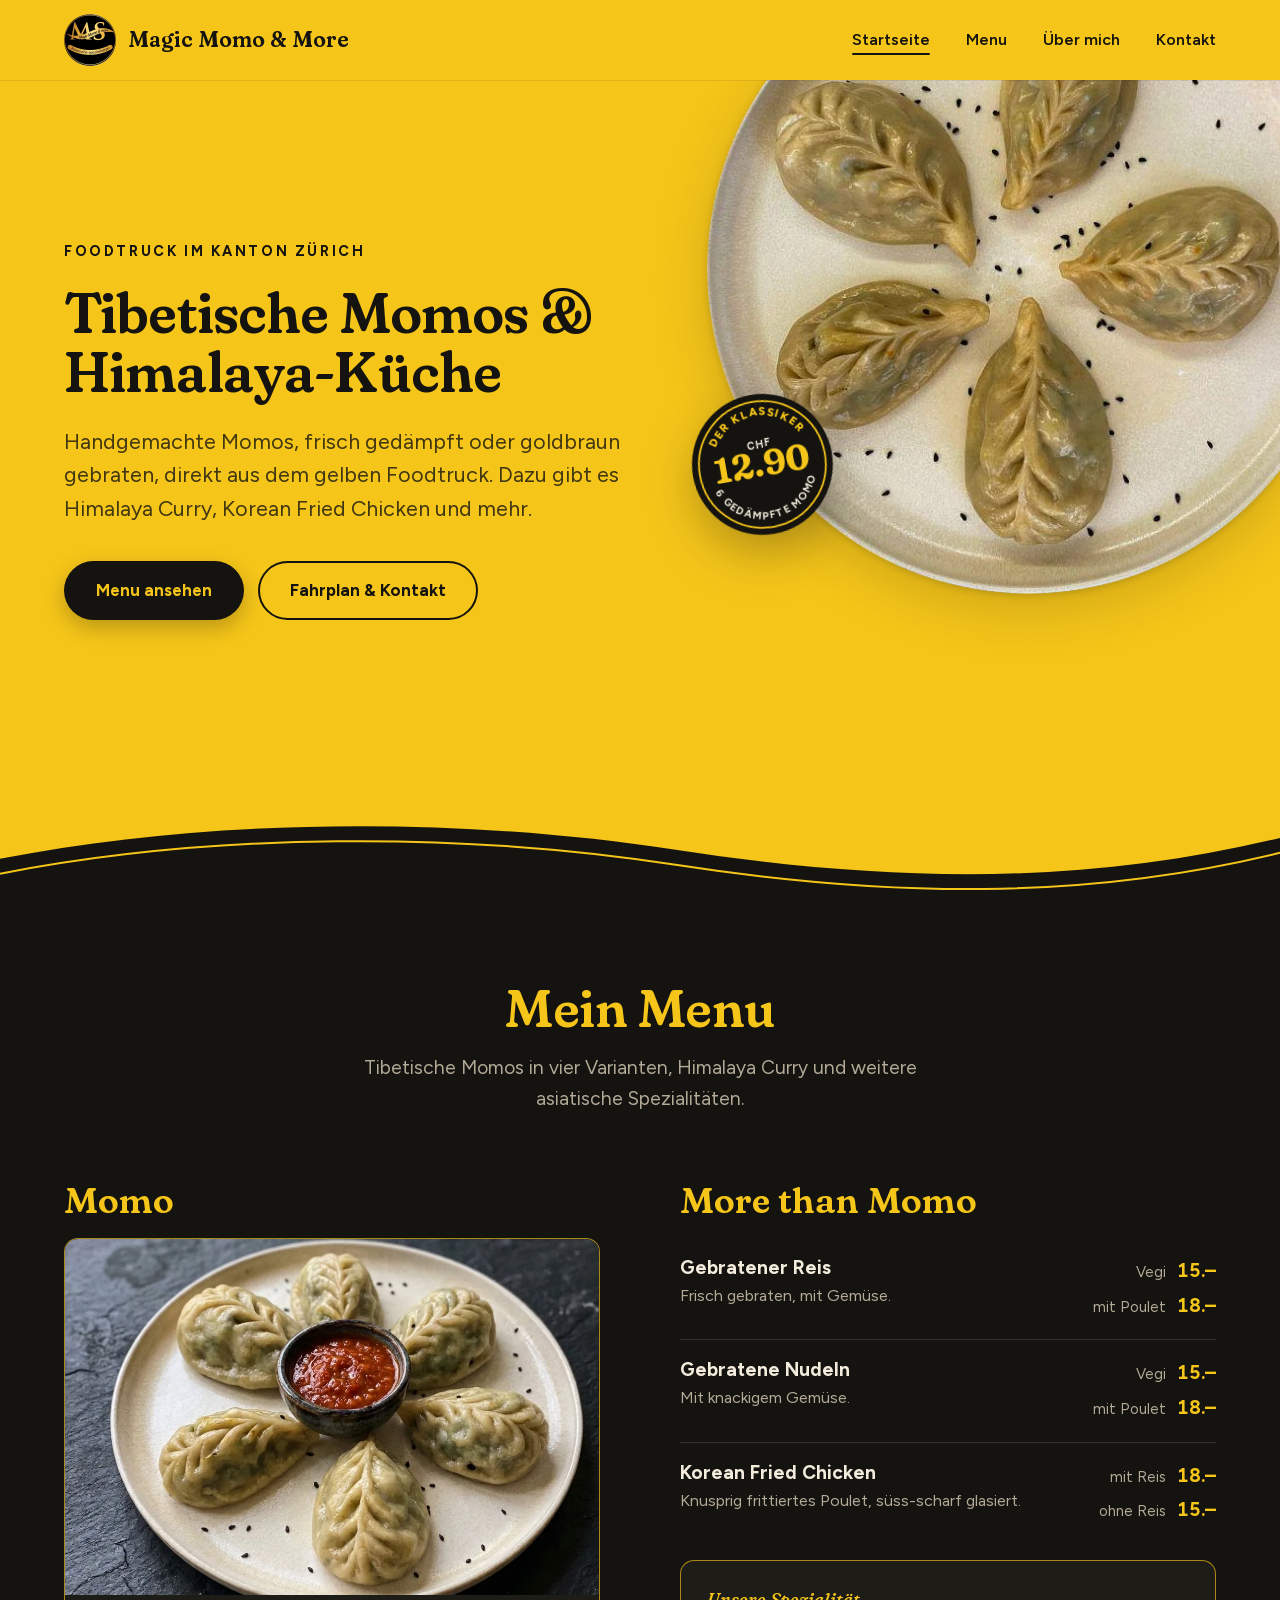
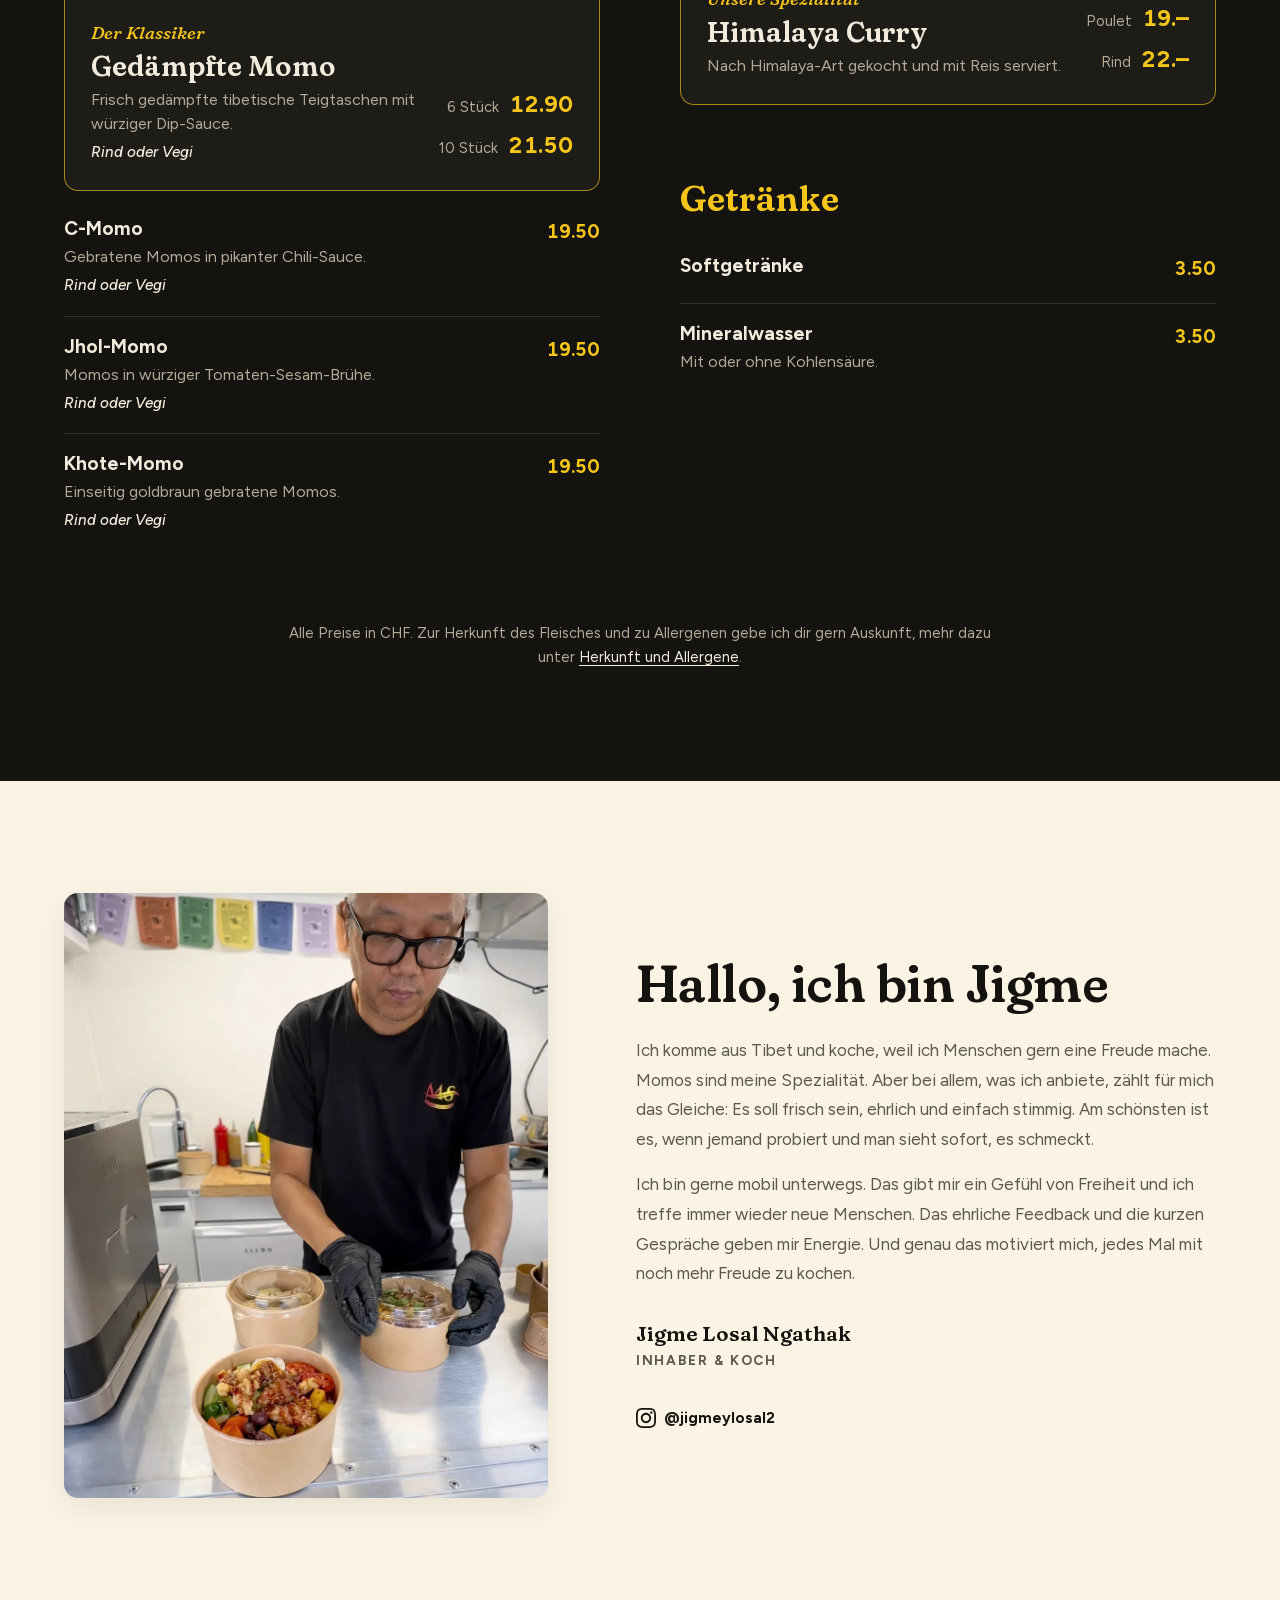
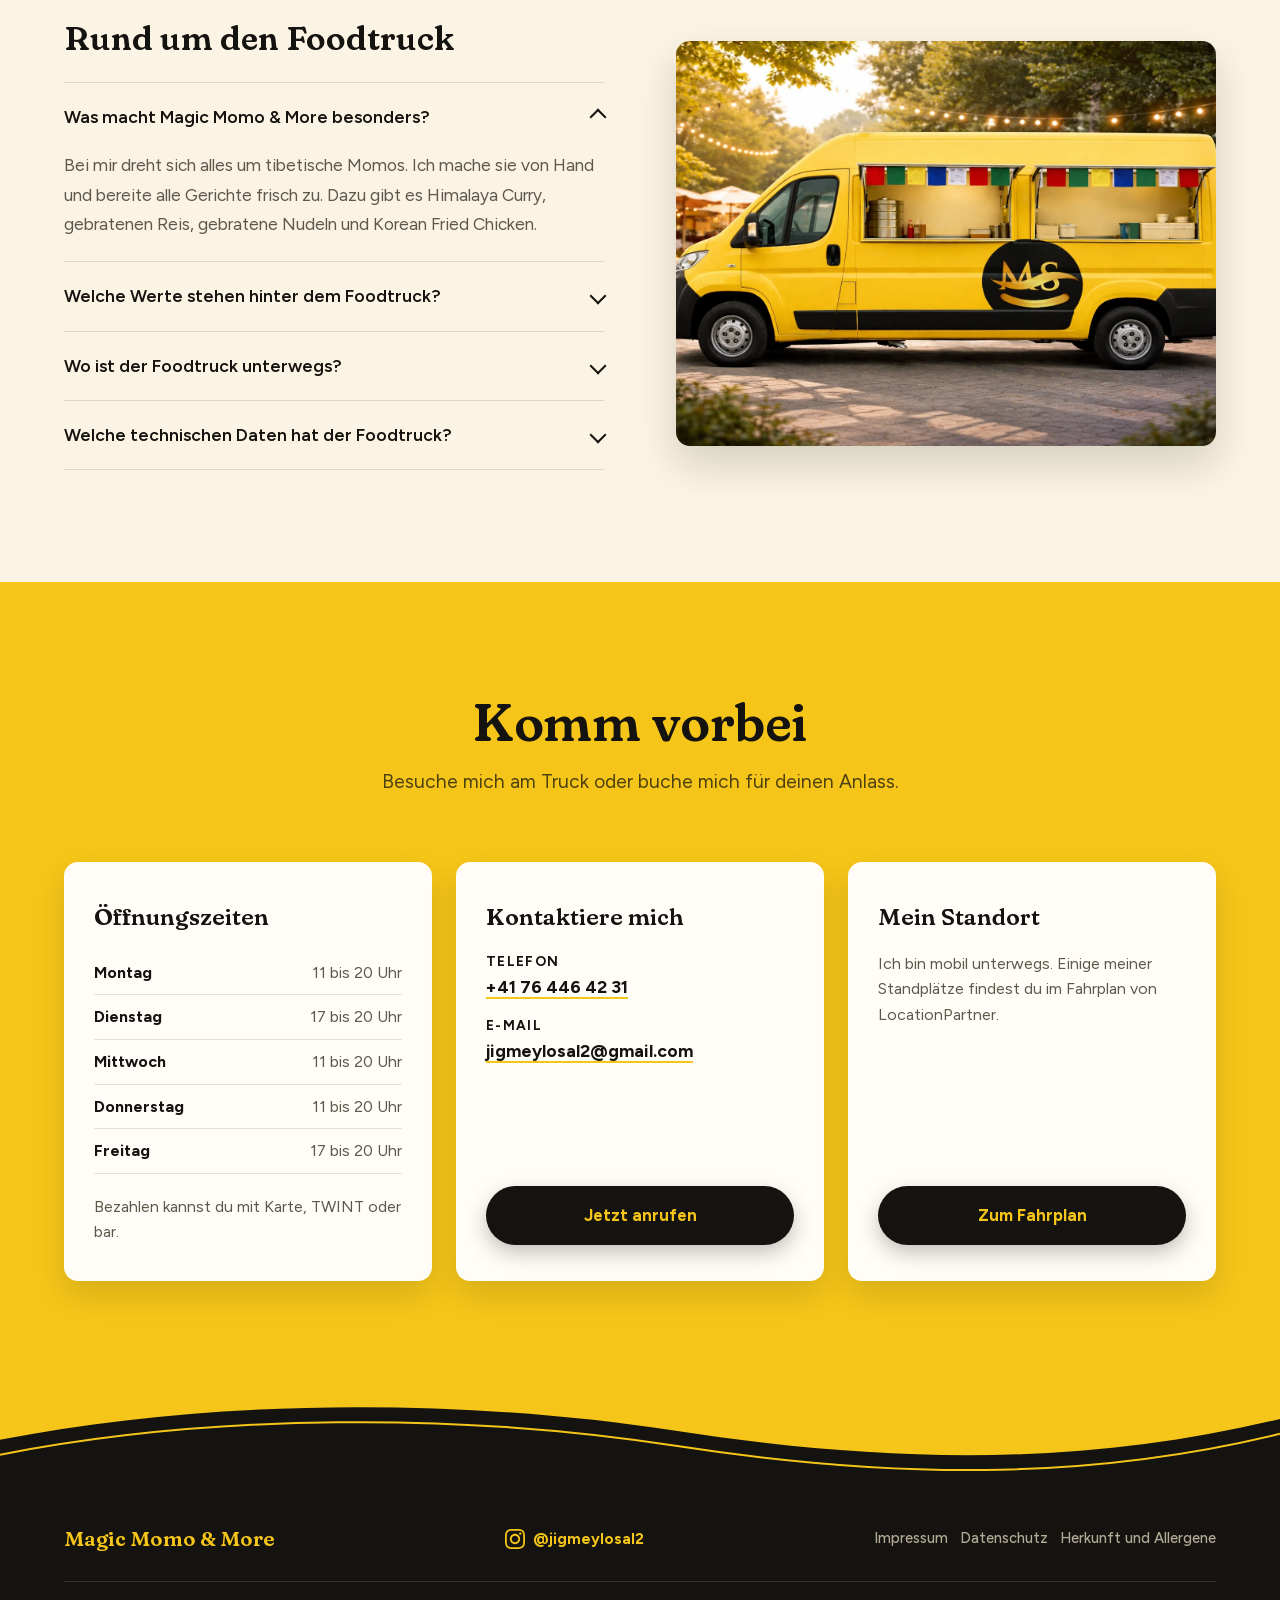
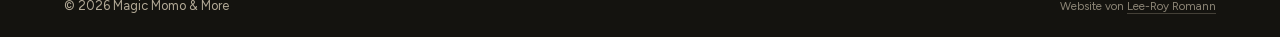
<file: index.html>
<!DOCTYPE html>
<html lang="de-CH">
<head>
    <meta charset="UTF-8">
    <meta name="viewport" content="width=device-width, initial-scale=1.0">
    <meta name="google-site-verification" content="oT_uVYjGMXm177liJja5Sghtc6zIR0VwCYnBBVRoEP0">

    <meta name="theme-color" content="#F5C519">
    <meta name="color-scheme" content="only light">

    <title>Magic Momo &amp; More | Tibetische Momos im Kanton Zürich</title>
    <meta name="description" content="Handgemachte tibetische Momos, gedämpft, gebraten oder in Brühe, dazu Himalaya Curry und Korean Fried Chicken. Der gelbe Foodtruck im Kanton Zürich.">
    <meta name="author" content="Magic Momo &amp; More">
    <meta name="robots" content="index, follow">
    <meta name="geo.region" content="CH-ZH">
    <meta name="geo.placename" content="Winterthur">
    <link rel="canonical" href="https://magic-momo.ch/">

    <!-- Favicon -->
    <link rel="icon" type="image/png" sizes="32x32" href="assets/favicon/favicon-32.png">
    <link rel="apple-touch-icon" href="assets/favicon/apple-touch-icon.png">

    <!-- Open Graph -->
    <meta property="og:type" content="website">
    <meta property="og:url" content="https://magic-momo.ch/">
    <meta property="og:title" content="Magic Momo &amp; More | Tibetische Momos im Kanton Zürich">
    <meta property="og:description" content="Tibetische Momos, Himalaya Curry und Korean Fried Chicken aus dem gelben Foodtruck im Kanton Zürich.">
    <meta property="og:image" content="https://magic-momo.ch/assets/img/og-magic-momo.jpg">
    <meta property="og:image:width" content="1200">
    <meta property="og:image:height" content="630">
    <meta property="og:image:alt" content="Gedämpfte Momos auf einem Teller, daneben der Schriftzug Magic Momo &amp; More">
    <meta property="og:locale" content="de_CH">
    <meta property="og:site_name" content="Magic Momo &amp; More">

    <!-- Twitter -->
    <meta name="twitter:card" content="summary_large_image">
    <meta name="twitter:title" content="Magic Momo &amp; More | Tibetische Momos im Kanton Zürich">
    <meta name="twitter:description" content="Tibetische Momos, Himalaya Curry und Korean Fried Chicken aus dem gelben Foodtruck im Kanton Zürich.">
    <meta name="twitter:image" content="https://magic-momo.ch/assets/img/og-magic-momo.jpg">
    <meta name="twitter:image:alt" content="Gedämpfte Momos auf einem Teller, daneben der Schriftzug Magic Momo &amp; More">

    <link rel="preload" href="assets/fonts/fraunces-latin.woff2" as="font" type="font/woff2" crossorigin>
    <link rel="preload" href="assets/fonts/figtree-latin.woff2" as="font" type="font/woff2" crossorigin>
    <link rel="stylesheet" href="styles.css?v=20261118">

    <!-- Structured Data (JSON-LD) for SEO -->
    <script type="application/ld+json">
    {
      "@context": "https://schema.org",
      "@type": "FoodEstablishment",
      "@id": "https://magic-momo.ch/#business",
      "name": "Magic Momo & More",
      "url": "https://magic-momo.ch/",
      "image": "https://magic-momo.ch/assets/img/og-magic-momo.jpg",
      "logo": "https://magic-momo.ch/assets/logo/logo_rund.webp",
      "telephone": "+41764464231",
      "email": "jigmeylosal2@gmail.com",
      "priceRange": "CHF 3.50-22",
      "address": {
        "@type": "PostalAddress",
        "addressLocality": "Winterthur",
        "addressRegion": "ZH",
        "addressCountry": "CH"
      },
      "areaServed": {
        "@type": "AdministrativeArea",
        "name": "Kanton Zürich"
      },
      "openingHoursSpecification": [
        {
          "@type": "OpeningHoursSpecification",
          "dayOfWeek": "Monday",
          "opens": "11:00",
          "closes": "20:00"
        },
        {
          "@type": "OpeningHoursSpecification",
          "dayOfWeek": "Tuesday",
          "opens": "17:00",
          "closes": "20:00"
        },
        {
          "@type": "OpeningHoursSpecification",
          "dayOfWeek": "Wednesday",
          "opens": "11:00",
          "closes": "20:00"
        },
        {
          "@type": "OpeningHoursSpecification",
          "dayOfWeek": "Thursday",
          "opens": "11:00",
          "closes": "20:00"
        },
        {
          "@type": "OpeningHoursSpecification",
          "dayOfWeek": "Friday",
          "opens": "17:00",
          "closes": "20:00"
        }
      ],
      "servesCuisine": [
        "Tibetische Küche",
        "Asiatische Küche"
      ],
      "acceptsReservations": false,
      "paymentAccepted": "Karte, TWINT, Bargeld",
      "currenciesAccepted": "CHF",
      "hasMenu": {
        "@type": "Menu",
        "url": "https://magic-momo.ch/#menu",
        "hasMenuSection": [
          {
            "@type": "MenuSection",
            "name": "Momo",
            "hasMenuItem": [
              {
                "@type": "MenuItem",
                "name": "Gedämpfte Momo 6 Stück",
                "description": "Frisch gedämpfte tibetische Teigtaschen mit würziger Dip-Sauce. Rind oder Vegi.",
                "offers": {
                  "@type": "Offer",
                  "price": "12.90",
                  "priceCurrency": "CHF"
                }
              },
              {
                "@type": "MenuItem",
                "name": "Gedämpfte Momo 10 Stück",
                "description": "Frisch gedämpfte tibetische Teigtaschen mit würziger Dip-Sauce. Rind oder Vegi.",
                "offers": {
                  "@type": "Offer",
                  "price": "21.50",
                  "priceCurrency": "CHF"
                }
              },
              {
                "@type": "MenuItem",
                "name": "C-Momo",
                "description": "Gebratene Momos in pikanter Chili-Sauce. Rind oder Vegi.",
                "offers": {
                  "@type": "Offer",
                  "price": "19.50",
                  "priceCurrency": "CHF"
                }
              },
              {
                "@type": "MenuItem",
                "name": "Jhol-Momo",
                "description": "Momos in würziger Tomaten-Sesam-Brühe. Rind oder Vegi.",
                "offers": {
                  "@type": "Offer",
                  "price": "19.50",
                  "priceCurrency": "CHF"
                }
              },
              {
                "@type": "MenuItem",
                "name": "Khote-Momo",
                "description": "Einseitig goldbraun gebratene Momos. Rind oder Vegi.",
                "offers": {
                  "@type": "Offer",
                  "price": "19.50",
                  "priceCurrency": "CHF"
                }
              }
            ]
          },
          {
            "@type": "MenuSection",
            "name": "More than Momo",
            "hasMenuItem": [
              {
                "@type": "MenuItem",
                "name": "Gebratener Reis Vegi",
                "description": "Frisch gebraten, mit Gemüse.",
                "offers": {
                  "@type": "Offer",
                  "price": "15.00",
                  "priceCurrency": "CHF"
                }
              },
              {
                "@type": "MenuItem",
                "name": "Gebratener Reis mit Poulet",
                "description": "Frisch gebraten, mit Gemüse.",
                "offers": {
                  "@type": "Offer",
                  "price": "18.00",
                  "priceCurrency": "CHF"
                }
              },
              {
                "@type": "MenuItem",
                "name": "Gebratene Nudeln Vegi",
                "description": "Mit knackigem Gemüse.",
                "offers": {
                  "@type": "Offer",
                  "price": "15.00",
                  "priceCurrency": "CHF"
                }
              },
              {
                "@type": "MenuItem",
                "name": "Gebratene Nudeln mit Poulet",
                "description": "Mit knackigem Gemüse.",
                "offers": {
                  "@type": "Offer",
                  "price": "18.00",
                  "priceCurrency": "CHF"
                }
              },
              {
                "@type": "MenuItem",
                "name": "Korean Fried Chicken mit Reis",
                "description": "Knusprig frittiertes Poulet, süss-scharf glasiert.",
                "offers": {
                  "@type": "Offer",
                  "price": "18.00",
                  "priceCurrency": "CHF"
                }
              },
              {
                "@type": "MenuItem",
                "name": "Korean Fried Chicken ohne Reis",
                "description": "Knusprig frittiertes Poulet, süss-scharf glasiert.",
                "offers": {
                  "@type": "Offer",
                  "price": "15.00",
                  "priceCurrency": "CHF"
                }
              },
              {
                "@type": "MenuItem",
                "name": "Himalaya Curry mit Poulet",
                "description": "Nach Himalaya-Art gekocht und mit Reis serviert.",
                "offers": {
                  "@type": "Offer",
                  "price": "19.00",
                  "priceCurrency": "CHF"
                }
              },
              {
                "@type": "MenuItem",
                "name": "Himalaya Curry mit Rind",
                "description": "Nach Himalaya-Art gekocht und mit Reis serviert.",
                "offers": {
                  "@type": "Offer",
                  "price": "22.00",
                  "priceCurrency": "CHF"
                }
              }
            ]
          },
          {
            "@type": "MenuSection",
            "name": "Getränke",
            "hasMenuItem": [
              {
                "@type": "MenuItem",
                "name": "Softgetränke",
                "offers": {
                  "@type": "Offer",
                  "price": "3.50",
                  "priceCurrency": "CHF"
                }
              },
              {
                "@type": "MenuItem",
                "name": "Mineralwasser",
                "description": "Mit oder ohne Kohlensäure.",
                "offers": {
                  "@type": "Offer",
                  "price": "3.50",
                  "priceCurrency": "CHF"
                }
              }
            ]
          }
        ]
      },
      "sameAs": [
        "https://www.instagram.com/jigmeylosal2/"
      ]
    }
    </script>
</head>
<body>
    <a href="#main" class="skip-link">Zum Inhalt springen</a>

    <!-- Header / Navigation -->
    <header class="header">
        <div class="container">
            <nav class="nav" aria-label="Hauptnavigation">
                <div class="logo">
                    <img src="assets/logo/logo_rund.webp" alt="" class="logo-icon">
                    <span class="logo-text">Magic Momo & More</span>
                </div>
                <button class="mobile-menu-toggle" type="button" aria-label="Menu öffnen" aria-controls="primary-navigation" aria-expanded="false">
                    <span></span>
                    <span></span>
                    <span></span>
                </button>
                <ul id="primary-navigation" class="nav-menu">
                    <li><a href="#home" class="nav-link active" aria-current="true">Startseite</a></li>
                    <li><a href="#menu" class="nav-link">Menu</a></li>
                    <li><a href="#about" class="nav-link">Über mich</a></li>
                    <li><a href="#contact" class="nav-link">Kontakt</a></li>
                </ul>
            </nav>
        </div>
    </header>

    <main id="main">
    <!-- Hero Section -->
    <section id="home" class="hero">
        <div class="container hero-inner">
            <div class="hero-content">
                <p class="hero-eyebrow">Foodtruck im Kanton Zürich</p>
                <h1 class="hero-title"><span>Tibetische Momos&nbsp;&amp;</span> <span>Himalaya-Küche</span></h1>
                <p class="hero-subtitle">Handgemachte Momos, frisch gedämpft oder goldbraun gebraten, direkt aus dem gelben Foodtruck. Dazu gibt es Himalaya Curry, Korean Fried Chicken und mehr.</p>
                <div class="hero-actions">
                    <a href="#menu" class="btn btn-dark">Menu ansehen</a>
                    <a href="#standort" class="btn btn-outline"><span class="btn-text-full">Fahrplan &amp; Kontakt</span><span class="btn-text-short">Fahrplan</span></a>
                </div>
            </div>
        </div>
        <div class="hero-visual">
            <img src="assets/img/momo_teller.webp" alt="Fünf gedämpfte Momos mit schwarzem Sesam auf einem hellen Teller" class="hero-plate" width="584" height="603" fetchpriority="high">
            <svg class="hero-badge" viewBox="0 0 200 200" role="img" aria-label="Der Klassiker: 6 gedämpfte Momo für CHF 12.90">
                <defs>
                    <path id="hero-badge-arc-top" d="M30,100 A70,70 0 0,1 170,100"/>
                    <path id="hero-badge-arc-bottom" d="M22,100 A78,78 0 0,0 178,100"/>
                </defs>
                <circle class="hero-badge-disc" cx="100" cy="100" r="100"/>
                <circle class="hero-badge-ring" cx="100" cy="100" r="90"/>
                <text class="hero-badge-label" text-anchor="middle"><textPath href="#hero-badge-arc-top" startOffset="50%">DER KLASSIKER</textPath></text>
                <text class="hero-badge-currency" x="100" y="76" text-anchor="middle">CHF</text>
                <text class="hero-badge-price" x="100" y="117" text-anchor="middle">12.90</text>
                <text class="hero-badge-note" text-anchor="middle"><textPath href="#hero-badge-arc-bottom" startOffset="50%">6 GEDÄMPFTE MOMO</textPath></text>
            </svg>
        </div>
        <div class="wave" aria-hidden="true">
            <svg viewBox="0 0 1440 120" preserveAspectRatio="none">
                <path class="wave-fill" d="M0,64 C240,8 520,8 760,52 C1000,96 1220,100 1440,36 L1440,120 L0,120 Z"/>
                <path class="wave-line" d="M0,84 C240,28 520,28 760,72 C1000,116 1220,120 1440,56" vector-effect="non-scaling-stroke"/>
            </svg>
        </div>
    </section>

    <!-- Menu / Speisen Section -->
    <section id="menu" class="menu-section">
        <div class="container">
            <div class="section-header">
                <h2 class="section-title">Mein Menu</h2>
                <p class="section-subtitle">Tibetische Momos in vier Varianten, Himalaya Curry und weitere asiatische Spezialitäten.</p>
            </div>

            <div class="menu-layout">
                <!-- Kategorie: Momo -->
                <div class="menu-category menu-category-momo" id="menu-momo">
                    <h3 class="menu-category-title">Momo</h3>
                    <article class="menu-feature">
                        <div class="menu-feature-image">
                            <img src="assets/img/momo_teller_3.webp" alt="Sechs gedämpfte Momos mit Dip-Sauce auf einem hellen Teller" width="1024" height="1050" loading="lazy">
                        </div>
                        <div class="menu-feature-body">
                            <div>
                                <p class="menu-label">Der Klassiker</p>
                                <h4 class="menu-item-name">Gedämpfte Momo</h4>
                                <p class="menu-item-description">Frisch gedämpfte tibetische Teigtaschen mit würziger Dip-Sauce.</p>
                                <p class="menu-item-choice">Rind oder Vegi</p>
                            </div>
                            <div class="menu-prices">
                                <span class="menu-price"><span>6 Stück</span> <strong>12.90</strong></span>
                                <span class="menu-price"><span>10 Stück</span> <strong>21.50</strong></span>
                            </div>
                        </div>
                    </article>
                    <ul class="menu-list">
                        <li class="menu-item">
                            <div>
                                <h4 class="menu-item-name">C-Momo</h4>
                                <p class="menu-item-description">Gebratene Momos in pikanter Chili-Sauce.</p>
                                <p class="menu-item-choice">Rind oder Vegi</p>
                            </div>
                            <div class="menu-prices">
                                <span class="menu-price"><strong>19.50</strong></span>
                            </div>
                        </li>
                        <li class="menu-item">
                            <div>
                                <h4 class="menu-item-name">Jhol-Momo</h4>
                                <p class="menu-item-description">Momos in würziger Tomaten-Sesam-Brühe.</p>
                                <p class="menu-item-choice">Rind oder Vegi</p>
                            </div>
                            <div class="menu-prices">
                                <span class="menu-price"><strong>19.50</strong></span>
                            </div>
                        </li>
                        <li class="menu-item">
                            <div>
                                <h4 class="menu-item-name">Khote-Momo</h4>
                                <p class="menu-item-description">Einseitig goldbraun gebratene Momos.</p>
                                <p class="menu-item-choice">Rind oder Vegi</p>
                            </div>
                            <div class="menu-prices">
                                <span class="menu-price"><strong>19.50</strong></span>
                            </div>
                        </li>
                    </ul>
                </div>

                <!-- Kategorie: More than Momo -->
                <div class="menu-category menu-category-more" id="menu-more">
                    <h3 class="menu-category-title">More than Momo</h3>
                    <ul class="menu-list">
                        <li class="menu-item">
                            <div>
                                <h4 class="menu-item-name">Gebratener Reis</h4>
                                <p class="menu-item-description">Frisch gebraten, mit Gemüse.</p>
                            </div>
                            <div class="menu-prices">
                                <span class="menu-price"><span>Vegi</span> <strong>15.–</strong></span>
                                <span class="menu-price"><span>mit Poulet</span> <strong>18.–</strong></span>
                            </div>
                        </li>
                        <li class="menu-item">
                            <div>
                                <h4 class="menu-item-name">Gebratene Nudeln</h4>
                                <p class="menu-item-description">Mit knackigem Gemüse.</p>
                            </div>
                            <div class="menu-prices">
                                <span class="menu-price"><span>Vegi</span> <strong>15.–</strong></span>
                                <span class="menu-price"><span>mit Poulet</span> <strong>18.–</strong></span>
                            </div>
                        </li>
                        <li class="menu-item">
                            <div>
                                <h4 class="menu-item-name">Korean Fried Chicken</h4>
                                <p class="menu-item-description">Knusprig frittiertes Poulet, süss-scharf glasiert.</p>
                            </div>
                            <div class="menu-prices">
                                <span class="menu-price"><span>mit Reis</span> <strong>18.–</strong></span>
                                <span class="menu-price"><span>ohne Reis</span> <strong>15.–</strong></span>
                            </div>
                        </li>
                    </ul>
                    <article class="menu-feature">
                        <div class="menu-feature-body">
                            <div>
                                <p class="menu-label">Unsere Spezialität</p>
                                <h4 class="menu-item-name">Himalaya Curry</h4>
                                <p class="menu-item-description">Nach Himalaya-Art gekocht und mit Reis serviert.</p>
                            </div>
                            <div class="menu-prices">
                                <span class="menu-price"><span>Poulet</span> <strong>19.–</strong></span>
                                <span class="menu-price"><span>Rind</span> <strong>22.–</strong></span>
                            </div>
                        </div>
                    </article>
                </div>

                <!-- Kategorie: Getränke -->
                <div class="menu-category menu-category-drinks" id="menu-getraenke">
                    <h3 class="menu-category-title">Getränke</h3>
                    <ul class="menu-list">
                        <li class="menu-item">
                            <div>
                                <h4 class="menu-item-name">Softgetränke</h4>
                            </div>
                            <div class="menu-prices">
                                <span class="menu-price"><strong>3.50</strong></span>
                            </div>
                        </li>
                        <li class="menu-item">
                            <div>
                                <h4 class="menu-item-name">Mineralwasser</h4>
                                <p class="menu-item-description">Mit oder ohne Kohlensäure.</p>
                            </div>
                            <div class="menu-prices">
                                <span class="menu-price"><strong>3.50</strong></span>
                            </div>
                        </li>
                    </ul>
                </div>
            </div>

            <p class="menu-footnote">Alle Preise in CHF. Zur Herkunft des Fleisches und zu Allergenen gebe ich dir gern Auskunft, mehr dazu unter <a href="views/herkunft.html">Herkunft und Allergene</a>.</p>
        </div>
    </section>

    <!-- Über uns Section -->
    <section id="about" class="about-section">
        <div class="container">
            <div class="about-intro">
                <div class="about-portrait">
                    <img src="assets/img/jigme.webp" alt="Jigme Losal Ngathak bereitet im Foodtruck Bowls zu" loading="lazy">
                </div>
                <div class="about-text">
                    <h2 class="section-title">Hallo, ich bin Jigme</h2>
                    <p class="about-paragraph">Ich komme aus Tibet und koche, weil ich Menschen gern eine Freude mache. Momos sind meine Spezialität. Aber bei allem, was ich anbiete, zählt für mich das Gleiche: Es soll frisch sein, ehrlich und einfach stimmig. Am schönsten ist es, wenn jemand probiert und man sieht sofort, es schmeckt.</p>
                    <p class="about-paragraph">Ich bin gerne mobil unterwegs. Das gibt mir ein Gefühl von Freiheit und ich treffe immer wieder neue Menschen. Das ehrliche Feedback und die kurzen Gespräche geben mir Energie. Und genau das motiviert mich, jedes Mal mit noch mehr Freude zu kochen.</p>
                    <p class="about-signature"><strong>Jigme Losal Ngathak</strong> <span>Inhaber &amp; Koch</span></p>
                    <div class="about-social">
                        <a href="https://instagram.com/jigmeylosal2" target="_blank" rel="noopener noreferrer" class="footer-instagram">
                            <svg width="20" height="20" viewBox="0 0 24 24" fill="currentColor" aria-hidden="true" focusable="false">
                                <path d="M12 2.163c3.204 0 3.584.012 4.85.07 3.252.148 4.771 1.691 4.919 4.919.058 1.265.069 1.645.069 4.849 0 3.205-.012 3.584-.069 4.849-.149 3.225-1.664 4.771-4.919 4.919-1.266.058-1.644.07-4.85.07-3.204 0-3.584-.012-4.849-.07-3.26-.149-4.771-1.699-4.919-4.92-.058-1.265-.07-1.644-.07-4.849 0-3.204.013-3.583.07-4.849.149-3.227 1.664-4.771 4.919-4.919 1.266-.057 1.645-.069 4.849-.069zm0-2.163c-3.259 0-3.667.014-4.947.072-4.358.2-6.78 2.618-6.98 6.98-.059 1.281-.073 1.689-.073 4.948 0 3.259.014 3.668.072 4.948.2 4.358 2.618 6.78 6.98 6.98 1.281.058 1.689.072 4.948.072 3.259 0 3.668-.014 4.948-.072 4.354-.2 6.782-2.618 6.979-6.98.059-1.28.073-1.689.073-4.948 0-3.259-.014-3.667-.072-4.947-.196-4.354-2.617-6.78-6.979-6.98-1.281-.059-1.69-.073-4.949-.073zm0 5.838c-3.403 0-6.162 2.759-6.162 6.162s2.759 6.163 6.162 6.163 6.162-2.759 6.162-6.163c0-3.403-2.759-6.162-6.162-6.162zm0 10.162c-2.209 0-4-1.79-4-4 0-2.209 1.791-4 4-4s4 1.791 4 4c0 2.21-1.791 4-4 4zm6.406-11.845c-.796 0-1.441.645-1.441 1.44s.645 1.44 1.441 1.44c.795 0 1.439-.645 1.439-1.44s-.644-1.44-1.439-1.44z"/>
                            </svg>
                            @jigmeylosal2
                        </a>
                    </div>
                </div>
            </div>

            <div class="about-truck">
                <div class="about-truck-text">
                    <h3 class="about-heading">Rund um den Foodtruck</h3>
                    <div class="accordion">
                        <details class="accordion-item" open>
                            <summary class="accordion-header">Was macht Magic Momo &amp; More besonders?</summary>
                            <div class="accordion-content">
                                <p>Bei mir dreht sich alles um tibetische Momos. Ich mache sie von Hand und bereite alle Gerichte frisch zu. Dazu gibt es Himalaya Curry, gebratenen Reis, gebratene Nudeln und Korean Fried Chicken.</p>
                            </div>
                        </details>

                        <details class="accordion-item">
                            <summary class="accordion-header">Welche Werte stehen hinter dem Foodtruck?</summary>
                            <div class="accordion-content">
                                <p>Im Mittelpunkt steht die Freude am Kochen und am Teilen von gutem Essen. Meine Küche ist offen und verbindend, am Truck ist jede und jeder herzlich willkommen. Entscheidend sind für mich Qualität, Frische und Respekt vor dem Handwerk.</p>
                            </div>
                        </details>

                        <details class="accordion-item">
                            <summary class="accordion-header">Wo ist der Foodtruck unterwegs?</summary>
                            <div class="accordion-content">
                                <p>Meistens im Kanton Zürich. Du kannst mich auch für Events, Firmenanlässe und private Feiern buchen, je nach Anlass auch ausserhalb des Kantons. Ruf mich an oder schreib mir.</p>
                            </div>
                        </details>

                        <details class="accordion-item">
                            <summary class="accordion-header">Welche technischen Daten hat der Foodtruck?</summary>
                            <div class="accordion-content">
                                <ul class="specs-list">
                                    <li><strong>Länge:</strong> 5.4 m</li>
                                    <li><strong>Breite:</strong> 2.05 m</li>
                                    <li><strong>Höhe:</strong> 2.5 m</li>
                                    <li><strong>Steckdosentyp:</strong> CEE32 (Drehstrom)</li>
                                    <li><strong>Stromstärke:</strong> 32 A</li>
                                </ul>
                            </div>
                        </details>
                    </div>
                </div>
                <div class="about-image">
                    <img src="assets/img/foodtruck_1.webp" alt="Der gelbe Magic Momo & More Foodtruck" loading="lazy">
                </div>
            </div>
        </div>
    </section>

    <!-- Kontakt / Standort Section -->
    <section id="contact" class="contact-section">
        <div class="container">
            <div class="section-header">
                <h2 class="section-title">Komm vorbei</h2>
                <p class="section-subtitle">Besuche mich am Truck oder buche mich für deinen Anlass.</p>
            </div>

            <div class="contact-grid">
                <!-- Öffnungszeiten -->
                <div class="contact-card">
                    <h3>Öffnungszeiten</h3>
                    <ul class="contact-list opening-hours">
                        <li><span>Montag</span><span>11 bis 20 Uhr</span></li>
                        <li><span>Dienstag</span><span>17 bis 20 Uhr</span></li>
                        <li><span>Mittwoch</span><span>11 bis 20 Uhr</span></li>
                        <li><span>Donnerstag</span><span>11 bis 20 Uhr</span></li>
                        <li><span>Freitag</span><span>17 bis 20 Uhr</span></li>
                    </ul>
                    <p class="contact-text payment-info">Bezahlen kannst du mit Karte, TWINT oder bar.</p>
                </div>
                <!-- Kontakt -->
                <div class="contact-card">
                    <h3>Kontaktiere mich</h3>
                    <ul class="contact-list">
                        <li>
                            <strong>Telefon</strong>
                            <a href="tel:+41764464231" class="contact-link">+41 76 446 42 31</a>
                        </li>
                        <li>
                            <strong>E-Mail</strong>
                            <a href="mailto:jigmeylosal2@gmail.com" class="contact-link">jigmeylosal2@gmail.com</a>
                        </li>
                    </ul>
                    <div class="contact-actions">
                        <a href="tel:+41764464231" class="btn btn-dark">Jetzt anrufen</a>
                    </div>
                </div>

                <!-- Standort -->
                <div class="contact-card" id="standort">
                    <h3>Mein Standort</h3>
                    <p class="contact-text">Ich bin mobil unterwegs. Einige meiner Standplätze findest du im Fahrplan von LocationPartner.</p>
                    <div class="contact-actions">
                        <a href="https://www.locationpartner.ch/geniesser" target="_blank" rel="noopener noreferrer" class="btn btn-dark">Zum Fahrplan</a>
                    </div>
                </div>
            </div>
        </div>
        <div class="wave" aria-hidden="true">
            <svg viewBox="0 0 1440 120" preserveAspectRatio="none">
                <path class="wave-fill" d="M0,64 C240,8 520,8 760,52 C1000,96 1220,100 1440,36 L1440,120 L0,120 Z"/>
                <path class="wave-line" d="M0,84 C240,28 520,28 760,72 C1000,116 1220,120 1440,56" vector-effect="non-scaling-stroke"/>
            </svg>
        </div>
    </section>
    </main>

    <!-- Footer -->
    <footer class="footer">
        <div class="container">
            <div class="footer-main">
                <div class="footer-brand-block">
                    <p class="footer-brand">Magic Momo &amp; More</p>
                </div>

                <div class="footer-social">
                    <a href="https://instagram.com/jigmeylosal2" target="_blank" rel="noopener noreferrer" class="footer-instagram">
                        <svg width="20" height="20" viewBox="0 0 24 24" fill="currentColor" aria-hidden="true" focusable="false">
                            <path d="M12 2.163c3.204 0 3.584.012 4.85.07 3.252.148 4.771 1.691 4.919 4.919.058 1.265.069 1.645.069 4.849 0 3.205-.012 3.584-.069 4.849-.149 3.225-1.664 4.771-4.919 4.919-1.266.058-1.644.07-4.85.07-3.204 0-3.584-.012-4.849-.07-3.26-.149-4.771-1.699-4.919-4.92-.058-1.265-.07-1.644-.07-4.849 0-3.204.013-3.583.07-4.849.149-3.227 1.664-4.771 4.919-4.919 1.266-.057 1.645-.069 4.849-.069zm0-2.163c-3.259 0-3.667.014-4.947.072-4.358.2-6.78 2.618-6.98 6.98-.059 1.281-.073 1.689-.073 4.948 0 3.259.014 3.668.072 4.948.2 4.358 2.618 6.78 6.98 6.98 1.281.058 1.689.072 4.948.072 3.259 0 3.668-.014 4.948-.072 4.354-.2 6.782-2.618 6.979-6.98.059-1.28.073-1.689.073-4.948 0-3.259-.014-3.667-.072-4.947-.196-4.354-2.617-6.78-6.979-6.98-1.281-.059-1.69-.073-4.949-.073zm0 5.838c-3.403 0-6.162 2.759-6.162 6.162s2.759 6.163 6.162 6.163 6.162-2.759 6.162-6.163c0-3.403-2.759-6.162-6.162-6.162zm0 10.162c-2.209 0-4-1.79-4-4 0-2.209 1.791-4 4-4s4 1.791 4 4c0 2.21-1.791 4-4 4zm6.406-11.845c-.796 0-1.441.645-1.441 1.44s.645 1.44 1.441 1.44c.795 0 1.439-.645 1.439-1.44s-.644-1.44-1.439-1.44z"/>
                        </svg>
                        @jigmeylosal2
                    </a>
                </div>

                <nav class="footer-links-row" aria-label="Rechtliches">
                    <a href="views/impressum.html">Impressum</a>
                    <a href="views/datenschutz.html">Datenschutz</a>
                    <a href="views/herkunft.html">Herkunft und Allergene</a>
                </nav>
            </div>

            <div class="footer-copyright">
                <p>&copy; 2026 Magic Momo &amp; More</p>
                <p class="footer-credit">Website von <a href="https://lee-roy.ch" target="_blank" rel="noopener noreferrer">Lee-Roy Romann</a></p>
            </div>
        </div>
    </footer>

    <script src="scripts.js?v=20261118"></script>
</body>
</html>
</file>
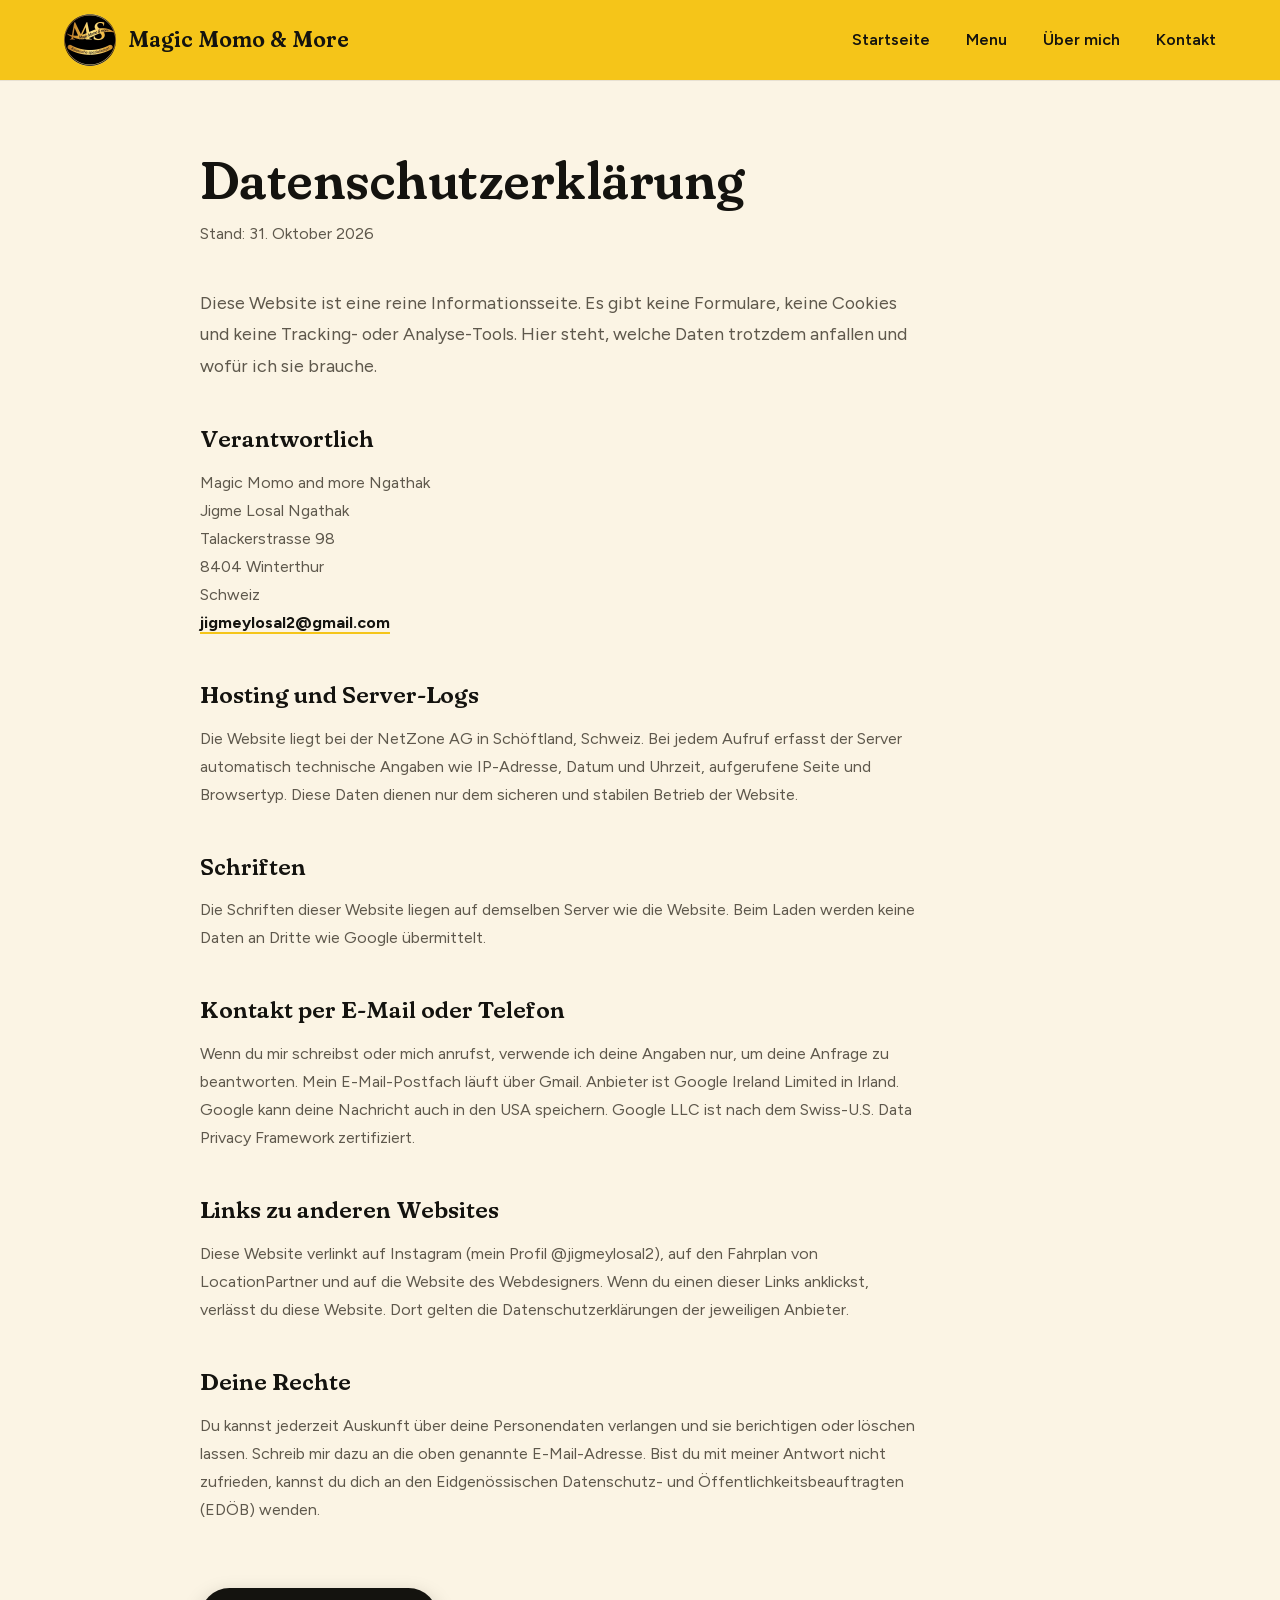
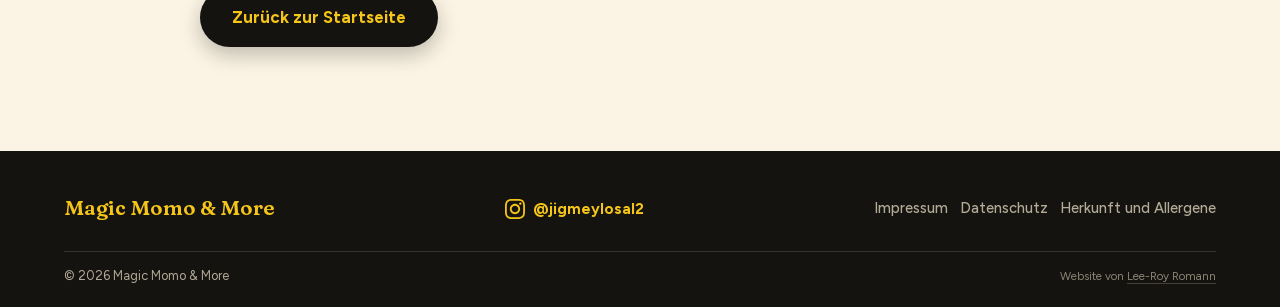
<file: views/datenschutz.html>
<!DOCTYPE html>
<html lang="de-CH">
<head>
    <meta charset="UTF-8">
    <meta name="viewport" content="width=device-width, initial-scale=1.0">
    <meta name="theme-color" content="#F5C519">
    <meta name="color-scheme" content="only light">
    <meta name="description" content="Datenschutzerklärung von Magic Momo &amp; More, Foodtruck im Kanton Zürich.">
    <meta name="robots" content="noindex, follow">

    <title>Datenschutz | Magic Momo &amp; More</title>
    <link rel="canonical" href="https://magic-momo.ch/views/datenschutz.html">

    <!-- Favicon -->
    <link rel="icon" type="image/png" sizes="32x32" href="../assets/favicon/favicon-32.png">
    <link rel="apple-touch-icon" href="../assets/favicon/apple-touch-icon.png">

    <link rel="stylesheet" href="../styles.css?v=20261118">
</head>
<body class="legal-page">
    <a href="#main" class="skip-link">Zum Inhalt springen</a>

    <!-- Header / Navigation -->
    <header class="header">
        <div class="container">
            <nav class="nav" aria-label="Hauptnavigation">
                <div class="logo">
                    <a href="../index.html" class="logo-link">
                        <img src="../assets/logo/logo_rund.webp" alt="" class="logo-icon">
                        <span class="logo-text">Magic Momo &amp; More</span>
                    </a>
                </div>
                <button class="mobile-menu-toggle" type="button" aria-label="Menu öffnen" aria-controls="primary-navigation" aria-expanded="false">
                    <span></span>
                    <span></span>
                    <span></span>
                </button>
                <ul id="primary-navigation" class="nav-menu">
                    <li><a href="../index.html#home" class="nav-link">Startseite</a></li>
                    <li><a href="../index.html#menu" class="nav-link">Menu</a></li>
                    <li><a href="../index.html#about" class="nav-link">Über mich</a></li>
                    <li><a href="../index.html#contact" class="nav-link">Kontakt</a></li>
                </ul>
            </nav>
        </div>
    </header>

    <main id="main" class="legal-section">
        <div class="container">
            <h1 class="section-title legal-title">Datenschutz&shy;erklärung</h1>
            <p class="legal-date">Stand: 31. Oktober 2026</p>

            <div class="legal-content">
                <p class="legal-lead">Diese Website ist eine reine Informationsseite. Es gibt keine Formulare, keine Cookies und keine Tracking- oder Analyse-Tools. Hier steht, welche Daten trotzdem anfallen und wofür ich sie brauche.</p>

                <h2>Verantwortlich</h2>
                <p>
                    Magic Momo and more Ngathak<br>
                    Jigme Losal Ngathak<br>
                    Talackerstrasse 98<br>
                    8404 Winterthur<br>
                    Schweiz<br>
                    <a href="mailto:jigmeylosal2@gmail.com" class="legal-link">jigmeylosal2@gmail.com</a>
                </p>

                <h2>Hosting und Server-Logs</h2>
                <p>Die Website liegt bei der NetZone AG in Schöftland, Schweiz. Bei jedem Aufruf erfasst der Server automatisch technische Angaben wie IP-Adresse, Datum und Uhrzeit, aufgerufene Seite und Browsertyp. Diese Daten dienen nur dem sicheren und stabilen Betrieb der Website.</p>

                <h2>Schriften</h2>
                <p>Die Schriften dieser Website liegen auf demselben Server wie die Website. Beim Laden werden keine Daten an Dritte wie Google übermittelt.</p>

                <h2>Kontakt per E-Mail oder Telefon</h2>
                <p>Wenn du mir schreibst oder mich anrufst, verwende ich deine Angaben nur, um deine Anfrage zu beantworten. Mein E-Mail-Postfach läuft über Gmail. Anbieter ist Google Ireland Limited in Irland. Google kann deine Nachricht auch in den USA speichern. Google LLC ist nach dem Swiss-U.S. Data Privacy Framework zertifiziert.</p>

                <h2>Links zu anderen Websites</h2>
                <p>Diese Website verlinkt auf Instagram (mein Profil @jigmeylosal2), auf den Fahrplan von LocationPartner und auf die Website des Webdesigners. Wenn du einen dieser Links anklickst, verlässt du diese Website. Dort gelten die Datenschutzerklärungen der jeweiligen Anbieter.</p>

                <h2>Deine Rechte</h2>
                <p>Du kannst jederzeit Auskunft über deine Personendaten verlangen und sie berichtigen oder löschen lassen. Schreib mir dazu an die oben genannte E-Mail-Adresse. Bist du mit meiner Antwort nicht zufrieden, kannst du dich an den Eidgenössischen Datenschutz- und Öffentlichkeitsbeauftragten (EDÖB) wenden.</p>
            </div>

            <div class="back-to-home">
                <a href="../index.html" class="btn btn-dark">Zurück zur Startseite</a>
            </div>
        </div>
    </main>

    <!-- Footer -->
    <footer class="footer">
        <div class="container">
            <div class="footer-main">
                <div class="footer-brand-block">
                    <p class="footer-brand">Magic Momo &amp; More</p>
                </div>

                <div class="footer-social">
                    <a href="https://instagram.com/jigmeylosal2" target="_blank" rel="noopener noreferrer" class="footer-instagram">
                        <svg width="20" height="20" viewBox="0 0 24 24" fill="currentColor" aria-hidden="true" focusable="false">
                            <path d="M12 2.163c3.204 0 3.584.012 4.85.07 3.252.148 4.771 1.691 4.919 4.919.058 1.265.069 1.645.069 4.849 0 3.205-.012 3.584-.069 4.849-.149 3.225-1.664 4.771-4.919 4.919-1.266.058-1.644.07-4.85.07-3.204 0-3.584-.012-4.849-.07-3.26-.149-4.771-1.699-4.919-4.92-.058-1.265-.07-1.644-.07-4.849 0-3.204.013-3.583.07-4.849.149-3.227 1.664-4.771 4.919-4.919 1.266-.057 1.645-.069 4.849-.069zm0-2.163c-3.259 0-3.667.014-4.947.072-4.358.2-6.78 2.618-6.98 6.98-.059 1.281-.073 1.689-.073 4.948 0 3.259.014 3.668.072 4.948.2 4.358 2.618 6.78 6.98 6.98 1.281.058 1.689.072 4.948.072 3.259 0 3.668-.014 4.948-.072 4.354-.2 6.782-2.618 6.979-6.98.059-1.28.073-1.689.073-4.948 0-3.259-.014-3.667-.072-4.947-.196-4.354-2.617-6.78-6.979-6.98-1.281-.059-1.69-.073-4.949-.073zm0 5.838c-3.403 0-6.162 2.759-6.162 6.162s2.759 6.163 6.162 6.163 6.162-2.759 6.162-6.163c0-3.403-2.759-6.162-6.162-6.162zm0 10.162c-2.209 0-4-1.79-4-4 0-2.209 1.791-4 4-4s4 1.791 4 4c0 2.21-1.791 4-4 4zm6.406-11.845c-.796 0-1.441.645-1.441 1.44s.645 1.44 1.441 1.44c.795 0 1.439-.645 1.439-1.44s-.644-1.44-1.439-1.44z"/>
                        </svg>
                        @jigmeylosal2
                    </a>
                </div>

                <nav class="footer-links-row" aria-label="Rechtliches">
                    <a href="impressum.html">Impressum</a>
                    <a href="datenschutz.html">Datenschutz</a>
                    <a href="herkunft.html">Herkunft und Allergene</a>
                </nav>
            </div>

            <div class="footer-copyright">
                <p>&copy; 2026 Magic Momo &amp; More</p>
                <p class="footer-credit">Website von <a href="https://lee-roy.ch" target="_blank" rel="noopener noreferrer">Lee-Roy Romann</a></p>
            </div>
        </div>
    </footer>

    <script src="../scripts.js?v=20261118"></script>
</body>
</html>
</file>
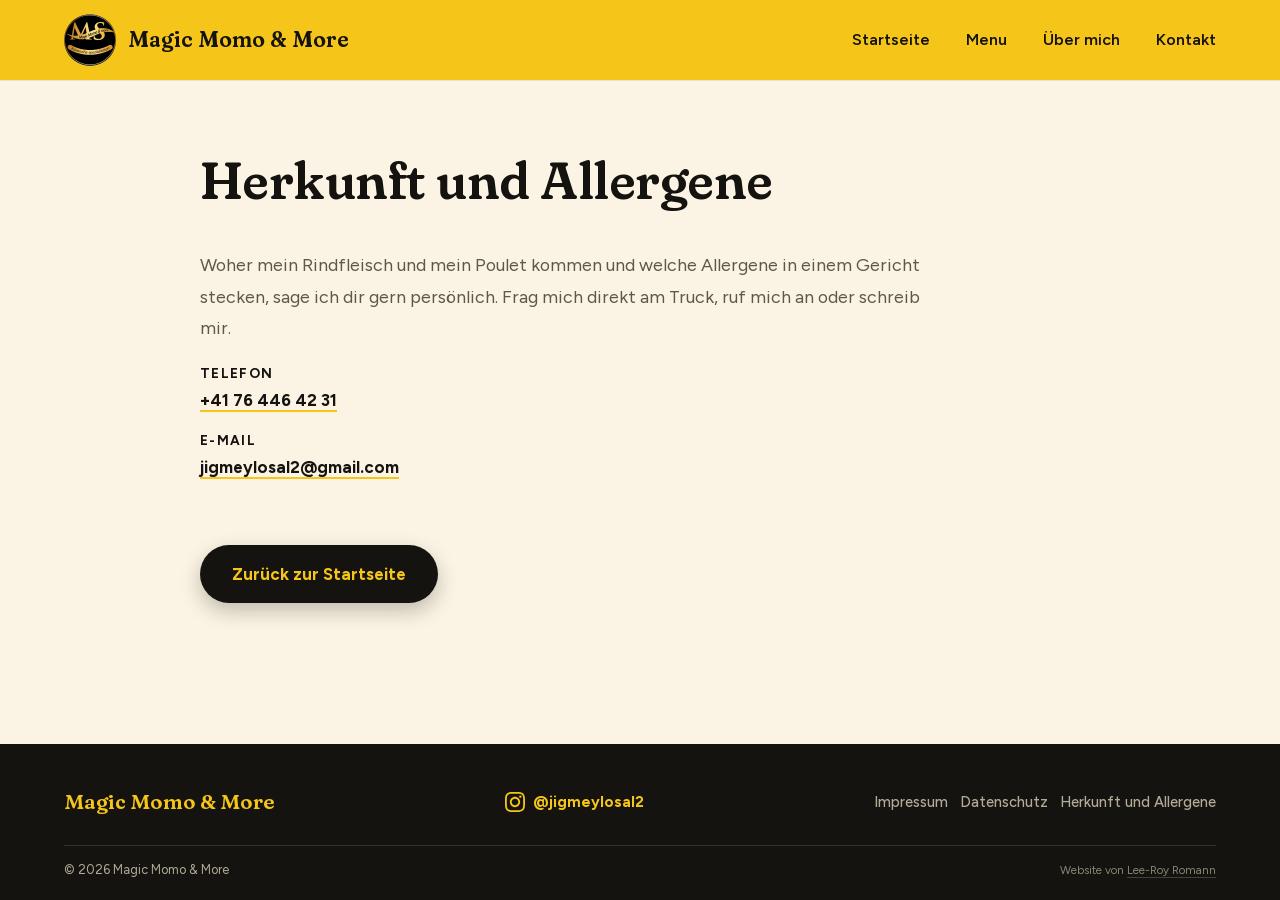
<file: views/herkunft.html>
<!DOCTYPE html>
<html lang="de-CH">
<head>
    <meta charset="UTF-8">
    <meta name="viewport" content="width=device-width, initial-scale=1.0">
    <meta name="theme-color" content="#F5C519">
    <meta name="color-scheme" content="only light">
    <meta name="description" content="Auskunft zur Herkunft von Rind und Poulet und zu Allergenen bei Magic Momo &amp; More.">
    <meta name="robots" content="noindex, follow">

    <title>Herkunft und Allergene | Magic Momo &amp; More</title>
    <link rel="canonical" href="https://magic-momo.ch/views/herkunft.html">

    <!-- Favicon -->
    <link rel="icon" type="image/png" sizes="32x32" href="../assets/favicon/favicon-32.png">
    <link rel="apple-touch-icon" href="../assets/favicon/apple-touch-icon.png">

    <link rel="stylesheet" href="../styles.css?v=20261118">
</head>
<body class="legal-page">
    <a href="#main" class="skip-link">Zum Inhalt springen</a>

    <!-- Header / Navigation -->
    <header class="header">
        <div class="container">
            <nav class="nav" aria-label="Hauptnavigation">
                <div class="logo">
                    <a href="../index.html" class="logo-link">
                        <img src="../assets/logo/logo_rund.webp" alt="" class="logo-icon">
                        <span class="logo-text">Magic Momo &amp; More</span>
                    </a>
                </div>
                <button class="mobile-menu-toggle" type="button" aria-label="Menu öffnen" aria-controls="primary-navigation" aria-expanded="false">
                    <span></span>
                    <span></span>
                    <span></span>
                </button>
                <ul id="primary-navigation" class="nav-menu">
                    <li><a href="../index.html#home" class="nav-link">Startseite</a></li>
                    <li><a href="../index.html#menu" class="nav-link">Menu</a></li>
                    <li><a href="../index.html#about" class="nav-link">Über mich</a></li>
                    <li><a href="../index.html#contact" class="nav-link">Kontakt</a></li>
                </ul>
            </nav>
        </div>
    </header>

    <main id="main" class="legal-section">
        <div class="container">
            <h1 class="section-title legal-title">Herkunft und Allergene</h1>

            <div class="legal-content">
                <p class="legal-lead">Woher mein Rindfleisch und mein Poulet kommen und welche Allergene in einem Gericht stecken, sage ich dir gern persönlich. Frag mich direkt am Truck, ruf mich an oder schreib mir.</p>
                <dl class="info-list">
                    <div class="info-item">
                        <dt>Telefon</dt>
                        <dd><a href="tel:+41764464231" class="legal-link">+41 76 446 42 31</a></dd>
                    </div>
                    <div class="info-item">
                        <dt>E-Mail</dt>
                        <dd><a href="mailto:jigmeylosal2@gmail.com" class="legal-link">jigmeylosal2@gmail.com</a></dd>
                    </div>
                </dl>
            </div>

            <div class="back-to-home">
                <a href="../index.html" class="btn btn-dark">Zurück zur Startseite</a>
            </div>
        </div>
    </main>

    <!-- Footer -->
    <footer class="footer">
        <div class="container">
            <div class="footer-main">
                <div class="footer-brand-block">
                    <p class="footer-brand">Magic Momo &amp; More</p>
                </div>

                <div class="footer-social">
                    <a href="https://instagram.com/jigmeylosal2" target="_blank" rel="noopener noreferrer" class="footer-instagram">
                        <svg width="20" height="20" viewBox="0 0 24 24" fill="currentColor" aria-hidden="true" focusable="false">
                            <path d="M12 2.163c3.204 0 3.584.012 4.85.07 3.252.148 4.771 1.691 4.919 4.919.058 1.265.069 1.645.069 4.849 0 3.205-.012 3.584-.069 4.849-.149 3.225-1.664 4.771-4.919 4.919-1.266.058-1.644.07-4.85.07-3.204 0-3.584-.012-4.849-.07-3.26-.149-4.771-1.699-4.919-4.92-.058-1.265-.07-1.644-.07-4.849 0-3.204.013-3.583.07-4.849.149-3.227 1.664-4.771 4.919-4.919 1.266-.057 1.645-.069 4.849-.069zm0-2.163c-3.259 0-3.667.014-4.947.072-4.358.2-6.78 2.618-6.98 6.98-.059 1.281-.073 1.689-.073 4.948 0 3.259.014 3.668.072 4.948.2 4.358 2.618 6.78 6.98 6.98 1.281.058 1.689.072 4.948.072 3.259 0 3.668-.014 4.948-.072 4.354-.2 6.782-2.618 6.979-6.98.059-1.28.073-1.689.073-4.948 0-3.259-.014-3.667-.072-4.947-.196-4.354-2.617-6.78-6.979-6.98-1.281-.059-1.69-.073-4.949-.073zm0 5.838c-3.403 0-6.162 2.759-6.162 6.162s2.759 6.163 6.162 6.163 6.162-2.759 6.162-6.163c0-3.403-2.759-6.162-6.162-6.162zm0 10.162c-2.209 0-4-1.79-4-4 0-2.209 1.791-4 4-4s4 1.791 4 4c0 2.21-1.791 4-4 4zm6.406-11.845c-.796 0-1.441.645-1.441 1.44s.645 1.44 1.441 1.44c.795 0 1.439-.645 1.439-1.44s-.644-1.44-1.439-1.44z"/>
                        </svg>
                        @jigmeylosal2
                    </a>
                </div>

                <nav class="footer-links-row" aria-label="Rechtliches">
                    <a href="impressum.html">Impressum</a>
                    <a href="datenschutz.html">Datenschutz</a>
                    <a href="herkunft.html">Herkunft und Allergene</a>
                </nav>
            </div>

            <div class="footer-copyright">
                <p>&copy; 2026 Magic Momo &amp; More</p>
                <p class="footer-credit">Website von <a href="https://lee-roy.ch" target="_blank" rel="noopener noreferrer">Lee-Roy Romann</a></p>
            </div>
        </div>
    </footer>

    <script src="../scripts.js?v=20261118"></script>
</body>
</html>
</file>
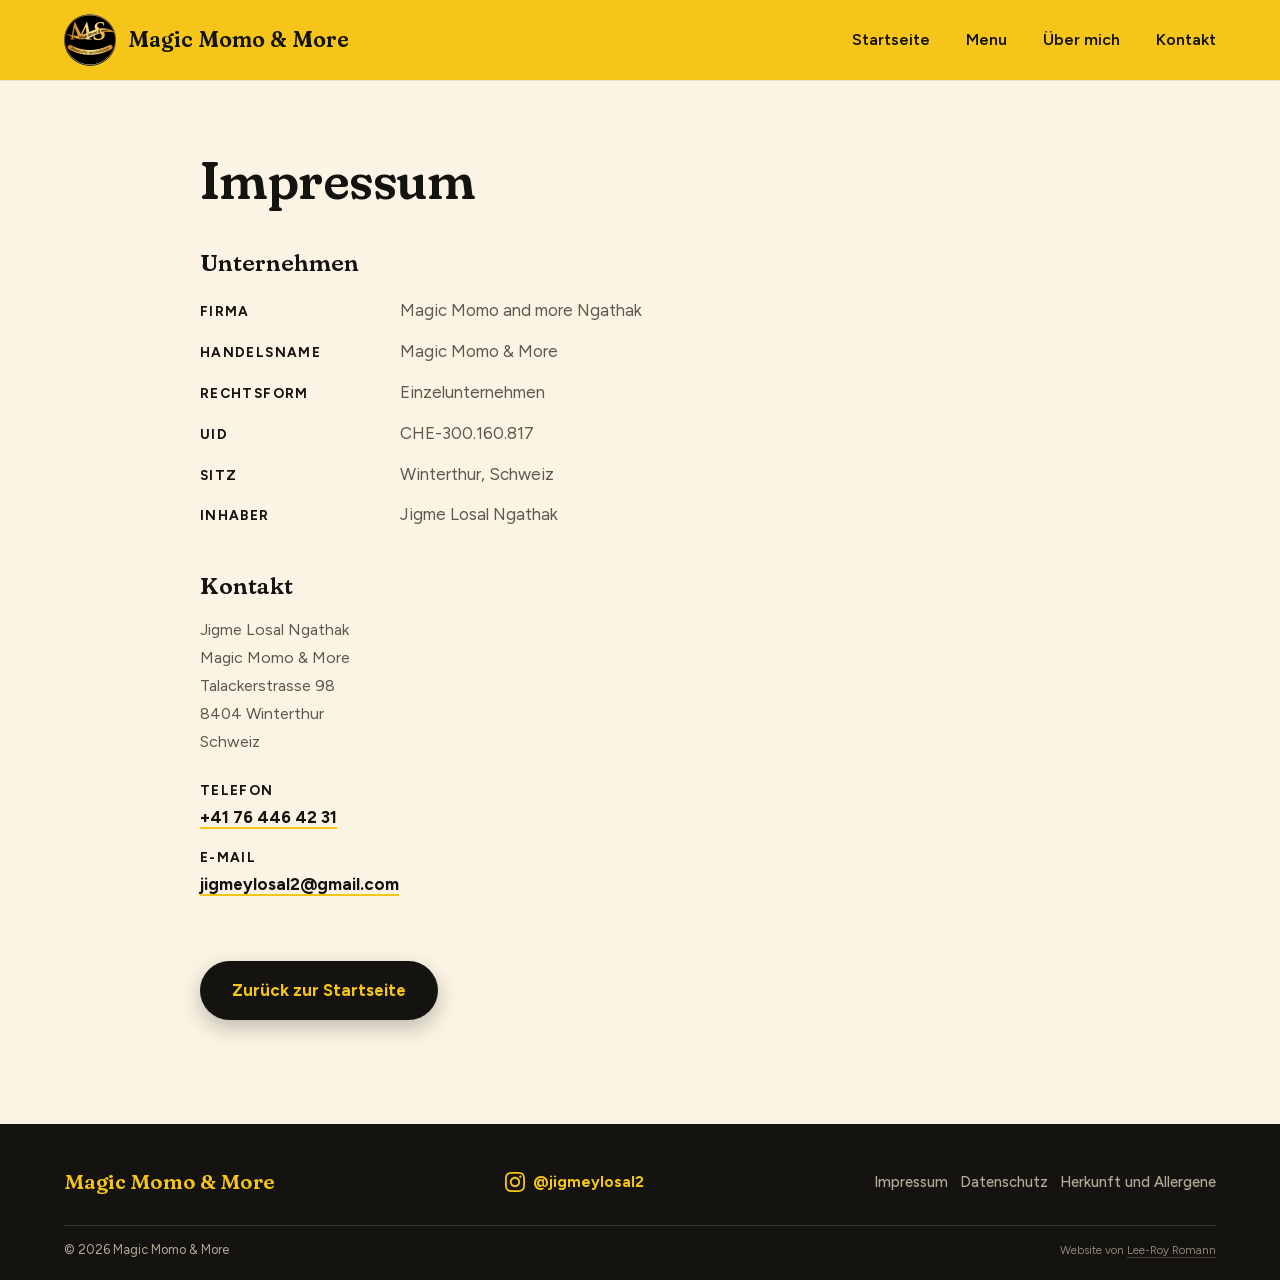
<file: views/impressum.html>
<!DOCTYPE html>
<html lang="de-CH">
<head>
    <meta charset="UTF-8">
    <meta name="viewport" content="width=device-width, initial-scale=1.0">
    <meta name="theme-color" content="#F5C519">
    <meta name="color-scheme" content="only light">
    <meta name="description" content="Impressum von Magic Momo &amp; More: Inhaber, Adresse und Kontakt.">
    <meta name="robots" content="noindex, follow">

    <title>Impressum | Magic Momo &amp; More</title>
    <link rel="canonical" href="https://magic-momo.ch/views/impressum.html">

    <!-- Favicon -->
    <link rel="icon" type="image/png" sizes="32x32" href="../assets/favicon/favicon-32.png">
    <link rel="apple-touch-icon" href="../assets/favicon/apple-touch-icon.png">

    <link rel="stylesheet" href="../styles.css?v=20261118">
</head>
<body class="legal-page">
    <a href="#main" class="skip-link">Zum Inhalt springen</a>

    <!-- Header / Navigation -->
    <header class="header">
        <div class="container">
            <nav class="nav" aria-label="Hauptnavigation">
                <div class="logo">
                    <a href="../index.html" class="logo-link">
                        <img src="../assets/logo/logo_rund.webp" alt="" class="logo-icon">
                        <span class="logo-text">Magic Momo &amp; More</span>
                    </a>
                </div>
                <button class="mobile-menu-toggle" type="button" aria-label="Menu öffnen" aria-controls="primary-navigation" aria-expanded="false">
                    <span></span>
                    <span></span>
                    <span></span>
                </button>
                <ul id="primary-navigation" class="nav-menu">
                    <li><a href="../index.html#home" class="nav-link">Startseite</a></li>
                    <li><a href="../index.html#menu" class="nav-link">Menu</a></li>
                    <li><a href="../index.html#about" class="nav-link">Über mich</a></li>
                    <li><a href="../index.html#contact" class="nav-link">Kontakt</a></li>
                </ul>
            </nav>
        </div>
    </header>

    <main id="main" class="legal-section">
        <div class="container">
            <h1 class="section-title legal-title">Impressum</h1>

            <div class="legal-content">
                <h2>Unternehmen</h2>
                <dl class="info-list info-rows">
                    <div class="info-item">
                        <dt>Firma</dt>
                        <dd>Magic Momo and more Ngathak</dd>
                    </div>
                    <div class="info-item">
                        <dt>Handelsname</dt>
                        <dd>Magic Momo &amp; More</dd>
                    </div>
                    <div class="info-item">
                        <dt>Rechtsform</dt>
                        <dd>Einzelunternehmen</dd>
                    </div>
                    <div class="info-item">
                        <dt>UID</dt>
                        <dd>CHE-300.160.817</dd>
                    </div>
                    <div class="info-item">
                        <dt>Sitz</dt>
                        <dd>Winterthur, Schweiz</dd>
                    </div>
                    <div class="info-item">
                        <dt>Inhaber</dt>
                        <dd>Jigme Losal Ngathak</dd>
                    </div>
                </dl>

                <h2>Kontakt</h2>
                <address class="legal-address">
                    Jigme Losal Ngathak<br>
                    Magic Momo &amp; More<br>
                    Talackerstrasse 98<br>
                    8404 Winterthur<br>
                    Schweiz
                </address>
                <dl class="info-list">
                    <div class="info-item">
                        <dt>Telefon</dt>
                        <dd><a href="tel:+41764464231" class="legal-link">+41 76 446 42 31</a></dd>
                    </div>
                    <div class="info-item">
                        <dt>E-Mail</dt>
                        <dd><a href="mailto:jigmeylosal2@gmail.com" class="legal-link">jigmeylosal2@gmail.com</a></dd>
                    </div>
                </dl>
            </div>

            <div class="back-to-home">
                <a href="../index.html" class="btn btn-dark">Zurück zur Startseite</a>
            </div>
        </div>
    </main>

    <!-- Footer -->
    <footer class="footer">
        <div class="container">
            <div class="footer-main">
                <div class="footer-brand-block">
                    <p class="footer-brand">Magic Momo &amp; More</p>
                </div>

                <div class="footer-social">
                    <a href="https://instagram.com/jigmeylosal2" target="_blank" rel="noopener noreferrer" class="footer-instagram">
                        <svg width="20" height="20" viewBox="0 0 24 24" fill="currentColor" aria-hidden="true" focusable="false">
                            <path d="M12 2.163c3.204 0 3.584.012 4.85.07 3.252.148 4.771 1.691 4.919 4.919.058 1.265.069 1.645.069 4.849 0 3.205-.012 3.584-.069 4.849-.149 3.225-1.664 4.771-4.919 4.919-1.266.058-1.644.07-4.85.07-3.204 0-3.584-.012-4.849-.07-3.26-.149-4.771-1.699-4.919-4.92-.058-1.265-.07-1.644-.07-4.849 0-3.204.013-3.583.07-4.849.149-3.227 1.664-4.771 4.919-4.919 1.266-.057 1.645-.069 4.849-.069zm0-2.163c-3.259 0-3.667.014-4.947.072-4.358.2-6.78 2.618-6.98 6.98-.059 1.281-.073 1.689-.073 4.948 0 3.259.014 3.668.072 4.948.2 4.358 2.618 6.78 6.98 6.98 1.281.058 1.689.072 4.948.072 3.259 0 3.668-.014 4.948-.072 4.354-.2 6.782-2.618 6.979-6.98.059-1.28.073-1.689.073-4.948 0-3.259-.014-3.667-.072-4.947-.196-4.354-2.617-6.78-6.979-6.98-1.281-.059-1.69-.073-4.949-.073zm0 5.838c-3.403 0-6.162 2.759-6.162 6.162s2.759 6.163 6.162 6.163 6.162-2.759 6.162-6.163c0-3.403-2.759-6.162-6.162-6.162zm0 10.162c-2.209 0-4-1.79-4-4 0-2.209 1.791-4 4-4s4 1.791 4 4c0 2.21-1.791 4-4 4zm6.406-11.845c-.796 0-1.441.645-1.441 1.44s.645 1.44 1.441 1.44c.795 0 1.439-.645 1.439-1.44s-.644-1.44-1.439-1.44z"/>
                        </svg>
                        @jigmeylosal2
                    </a>
                </div>

                <nav class="footer-links-row" aria-label="Rechtliches">
                    <a href="impressum.html">Impressum</a>
                    <a href="datenschutz.html">Datenschutz</a>
                    <a href="herkunft.html">Herkunft und Allergene</a>
                </nav>
            </div>

            <div class="footer-copyright">
                <p>&copy; 2026 Magic Momo &amp; More</p>
                <p class="footer-credit">Website von <a href="https://lee-roy.ch" target="_blank" rel="noopener noreferrer">Lee-Roy Romann</a></p>
            </div>
        </div>
    </footer>

    <script src="../scripts.js?v=20261118"></script>
</body>
</html>
</file>
<file: styles.css>
@import url('./css/base.css?v=20261118');
@import url('./css/navigation.css?v=20261118');
@import url('./css/hero.css?v=20261118');
@import url('./css/menu.css?v=20261118');
@import url('./css/about.css?v=20261118');
@import url('./css/contact.css?v=20261118');
@import url('./css/legal.css?v=20261118');
@import url('./css/footer.css?v=20261118');
@import url('./css/responsive.css?v=20261118');
</file>
